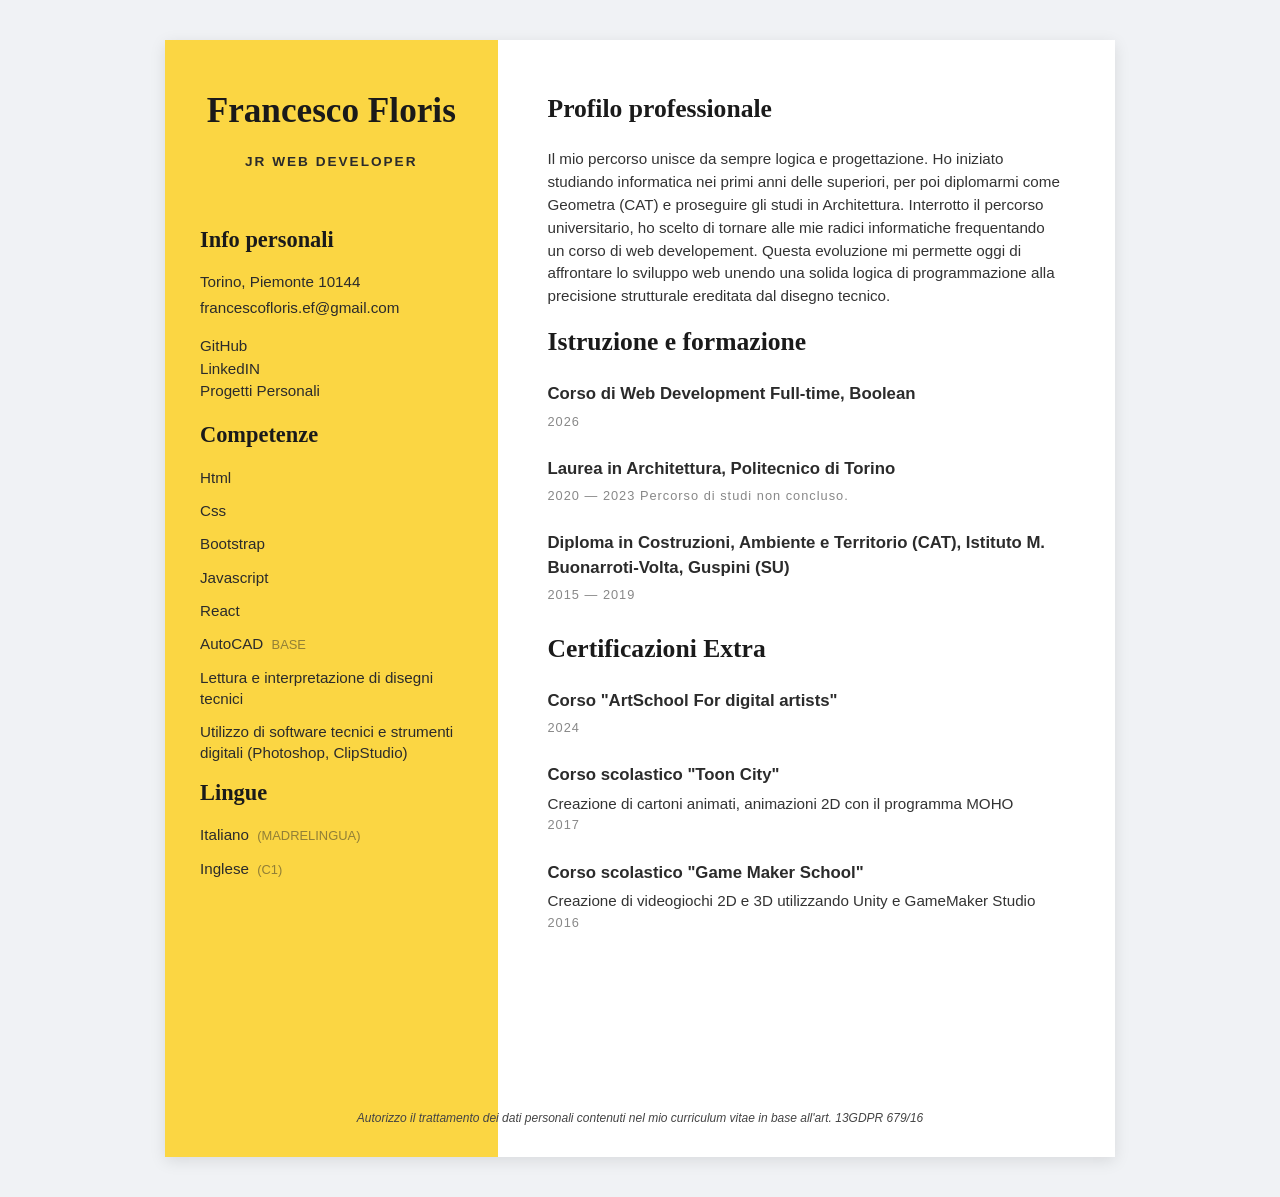
<file: index.html>
<!DOCTYPE html>
<html lang="it">

<head>
    <meta charset="UTF-8">
    <meta name="viewport" content="width=device-width, initial-scale=1.0">
    <title>CV Francesco Floris</title>
    <link rel="stylesheet" href="style.css">
</head>

<body>

    <div class="resume-container">

        <!-- Colonna Sinistra -->
        <aside class="sidebar">
            <header>
                <h1>Francesco Floris</h1>
                <p class="job-title">JR WEB DEVELOPER</p>
            </header>

            <section>
                <h2>Info personali</h2>
                <div class="info-item">
                    <p>Torino, Piemonte 10144</p>
                    <p>francescofloris.ef@gmail.com</p>
                </div>
                <div class="info-item">
                    <a href="https://github.com/FrancescoEFloris" target="_blank">GitHub</a>
                    <br>
                    <a href="https://www.linkedin.com/in/francesco-floris-b363903aa/" target="_blank">LinkedIN</a>
                    <br>
                    <a href="" target="_blank">Progetti Personali</a>
                </div>
            </section>

            <section>
                <h2>Competenze</h2>
                <ul class="skills-list">
                    <li>Html</li>
                    <li>Css</li>
                    <li>Bootstrap</li>
                    <li>Javascript</li>
                    <li>React</li>
                    <li>AutoCAD <span>BASE</span></li>
                    <li>Lettura e interpretazione di disegni tecnici</li>
                    <li>Utilizzo di software tecnici e strumenti digitali (Photoshop, ClipStudio)</li>
                </ul>
            </section>

            <section>
                <h2>Lingue</h2>
                <ul class="languages-list">
                    <li>Italiano <span>(MADRELINGUA)</span></li>
                    <li>Inglese <span>(C1)</span></li>
                </ul>
            </section>
        </aside>

        <!-- Colonna di Destra (Bianca) -->
        <main class="content">
            <section>
                <h2 class="main-heading">Profilo professionale</h2>
                <p>
                    Il mio percorso unisce da sempre logica e progettazione.
                    Ho iniziato studiando informatica nei primi anni delle superiori, per poi diplomarmi come Geometra (CAT) 
                    e proseguire gli studi in Architettura. 
                    Interrotto il percorso universitario, ho scelto di tornare alle mie radici informatiche 
                    frequentando un corso di web developement.
                    Questa evoluzione mi permette oggi di affrontare lo sviluppo web unendo una solida logica di 
                    programmazione alla precisione strutturale ereditata dal disegno tecnico.
                </p>
            </section>

            <section>
                <h2 class="main-heading">Istruzione e formazione</h2>

                <div class="education-item">
                    <h3>Corso di Web Development Full‑time, Boolean</h3>
                    <p class="date">2026</p>
                </div>

                <div class="education-item">
                    <h3>Laurea in Architettura, Politecnico di Torino</h3>
                    <p class="date">2020 — 2023 Percorso di studi non concluso.</p>
                    
                </div>

                <div class="education-item">
                    <h3>Diploma in Costruzioni, Ambiente e Territorio (CAT), Istituto M. Buonarroti-Volta, Guspini (SU)
                    </h3>
                    <p class="date">2015 — 2019</p>
                </div>
            </section>
            <section>
                <h2 class="main-heading">Certificazioni Extra</h2>
                <div class="education-item">
                    <h3>Corso "ArtSchool For digital artists"</h3>
                    <p class="date">2024</p>
                </div>

                <div class="education-item">
                    <h3>Corso scolastico "Toon City"</h3>
                    <p>Creazione di cartoni animati, animazioni 2D con il programma MOHO</p>
                    <p class="date">2017</p>
                </div>

                <div class="education-item">
                    <h3>Corso scolastico "Game Maker School"</h3>
                    <p>Creazione di videogiochi 2D e 3D utilizzando Unity e GameMaker Studio</p>
                    <p class="date">2016</p>
                </div>
            </section>
        </main>
        <div class="privacy-clause">
            <p>
                Autorizzo il trattamento dei dati personali contenuti nel mio curriculum vitae in base all'art. 13GDPR
                679/16
        </div>

    </div>

</body>

</html>
</file>
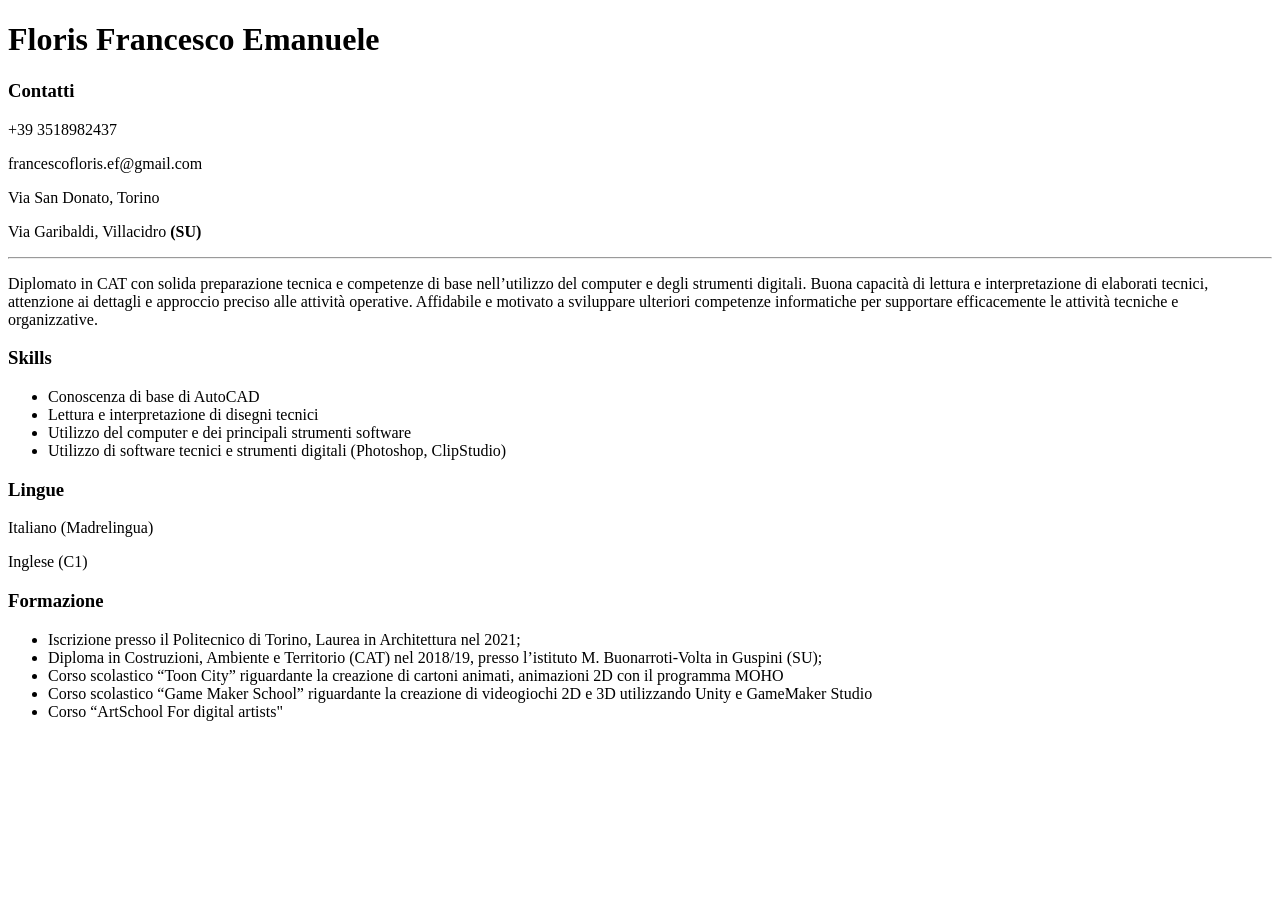
<file: cv.html>
<!DOCTYPE html>
<html lang="it">

<head>
    <meta charset="UTF-8">
    <meta name="viewport" content="width=device-width, initial-scale=1.0">
    <title>CV Floris Francesco Emanuele</title>
</head>

<body>
    <h1>Floris Francesco Emanuele</h1>
    <section class="contacts">
        <h3>Contatti</h3>
        <p>+39 3518982437</p>
        <p>francescofloris.ef@gmail.com</p>
        <p>Via San Donato, Torino</p>
        <p>Via Garibaldi, Villacidro <strong>(SU)</strong></p>
    </section>
    <hr>
    <section class="description">
        <p>
            Diplomato in CAT con solida preparazione tecnica e competenze di
            base nell’utilizzo del computer e degli strumenti digitali.
            Buona capacità di lettura e interpretazione di elaborati tecnici,
            attenzione ai dettagli e approccio preciso alle attività operative.
            Affidabile e motivato a sviluppare ulteriori competenze informatiche per
            supportare efficacemente le attività tecniche e organizzative.
        </p>
    </section>
    <section class="skills">
        <h3>Skills</h3>
        <ul>
            <li>Conoscenza di base di AutoCAD</li>
            <li>Lettura e interpretazione di disegni tecnici</li>
            <li>Utilizzo del computer e dei principali strumenti software</li>
            <li>Utilizzo di software tecnici e strumenti digitali (Photoshop, ClipStudio)</li>
        </ul>
    </section>
    <section class="langs">
        <h3>Lingue</h3>
        <p>Italiano (Madrelingua)</p>
        <p>Inglese (C1)</p>
    </section>
    <section class="formation">
        <h3>Formazione</h3>
        <ul>
            <li>Iscrizione presso il Politecnico di Torino, Laurea in Architettura nel 2021;</li>
            <li>Diploma in Costruzioni, Ambiente e Territorio (CAT)
                nel 2018/19, presso l’istituto M. Buonarroti-Volta in Guspini (SU);
            </li>
            <li>Corso scolastico “Toon City” riguardante la creazione di cartoni
                animati, animazioni 2D con il programma MOHO
            </li>
            <li>Corso scolastico “Game Maker School” riguardante la
                creazione di videogiochi 2D e 3D utilizzando Unity e
                GameMaker Studio
            </li>
            <li>Corso “ArtSchool For digital artists"</li>
        </ul>
    </section>


</body>

</html>
</file>
<file: style.css>
* {
    box-sizing: border-box;
    margin: 0;
    padding: 0;
}

body {
    font-family: 'Segoe UI', Tahoma, Geneva, Verdana, sans-serif;
    background-color: #f0f2f5;
    color: #2b2b2b;
    line-height: 1.5;
    padding: 40px 20px;
}

/* Contenitore Principale */
.resume-container {
    display: flex;
    max-width: 950px;
    margin: 0 auto;
    background-color: #ffffff;
    box-shadow: 0 4px 15px rgba(0, 0, 0, 0.1);
    min-height: 1100px;
    position: relative;
}

/* Colonna Sinistra */
.sidebar {
    width: 35%;
    background-color: #fbd643;
    padding: 50px 35px 200px 35px;
}

header {
    text-align: center;
    margin-bottom: 50px;
}

header h1 {
    font-family: 'Georgia', 'Times New Roman', serif;
    font-size: 2.2rem;
    font-weight: 700;
    color: #1a1a1a;
    line-height: 1.2;
    margin-bottom: 20px;
}

.job-title {
    font-size: 0.85rem;
    font-weight: 600;
    letter-spacing: 2px;
    text-transform: uppercase;
}

.sidebar .section {
    margin-bottom: 40px;
}

.sidebar h2 {
    font-family: 'Georgia', 'Times New Roman', serif;
    font-size: 1.4rem;
    margin-bottom: 15px;
    color: #1a1a1a;
}

.info-item {
    margin-bottom: 15px;
    font-size: 0.95rem;
}

.info-item p {
    margin-bottom: 3px;
}

.info-item a {
    color: inherit;
    font-weight: 500;
    text-decoration: none;
}

.info-item a:hover {
    color: rgb(0, 148, 185);
}

.email-link {
    word-break: break-all;
}

/* Competenze e Lingue */
.skills-list,
.languages-list {
    list-style-type: none;
}

.skills-list li,
.languages-list li {
    font-size: 0.95rem;
    margin-bottom: 12px;
    line-height: 1.4;
}

.skills-list span,
.languages-list span {
    font-size: 0.85em;
    opacity: 50%;
    margin-left: 4px;
}

/* Colonna Destra */
.content {
    width: 65%;
    padding: 50px 50px 200px 50px;
    background-color: #ffffff;
}

.content .section {
    margin-bottom: 40px;
}

.main-heading {
    font-family: 'Georgia', 'Times New Roman', serif;
    font-size: 1.6rem;
    color: #1a1a1a;
    margin-bottom: 20px;
}

.content p {
    font-size: 0.95rem;
    margin-bottom: 15px;
    color: #333;
}

/* Istruzione e Formazione */
.education-item {
    margin-bottom: 25px;
}

.education-item h3 {
    font-size: 1.05rem;
    font-weight: 700;
    margin-bottom: 5px;
    color: #2b2b2b;
}

.education-item .date {
    font-size: 0.8rem;
    color: #888;
    margin-bottom: 5px;
    letter-spacing: 1px;
}

.education-item p {
    margin-bottom: 0;
}
/* Privacy */
.privacy-clause {
    position: absolute;
    bottom: 30px;
    left: 50%;
    transform: translateX(-50%);
    width: 90%;
    max-width: 800px;
    text-align: center;
    z-index: 10;
}

.privacy-clause p {
    font-size: 0.75rem;
    color: #444;
    font-style: italic;
    line-height: 1.5;
    margin: 0;
}

/* Responsive */
@media (max-width: 768px) {
    .resume-container {
        flex-direction: column;
    }

    .sidebar,
    .content {
        width: 100%;
        padding: 40px 20px;
    }
    
    .privacy-clause {
        position: relative;
        bottom: auto;
        left: auto;
        transform: none;
        margin: 20px auto 30px auto;
    }
}
</file>
